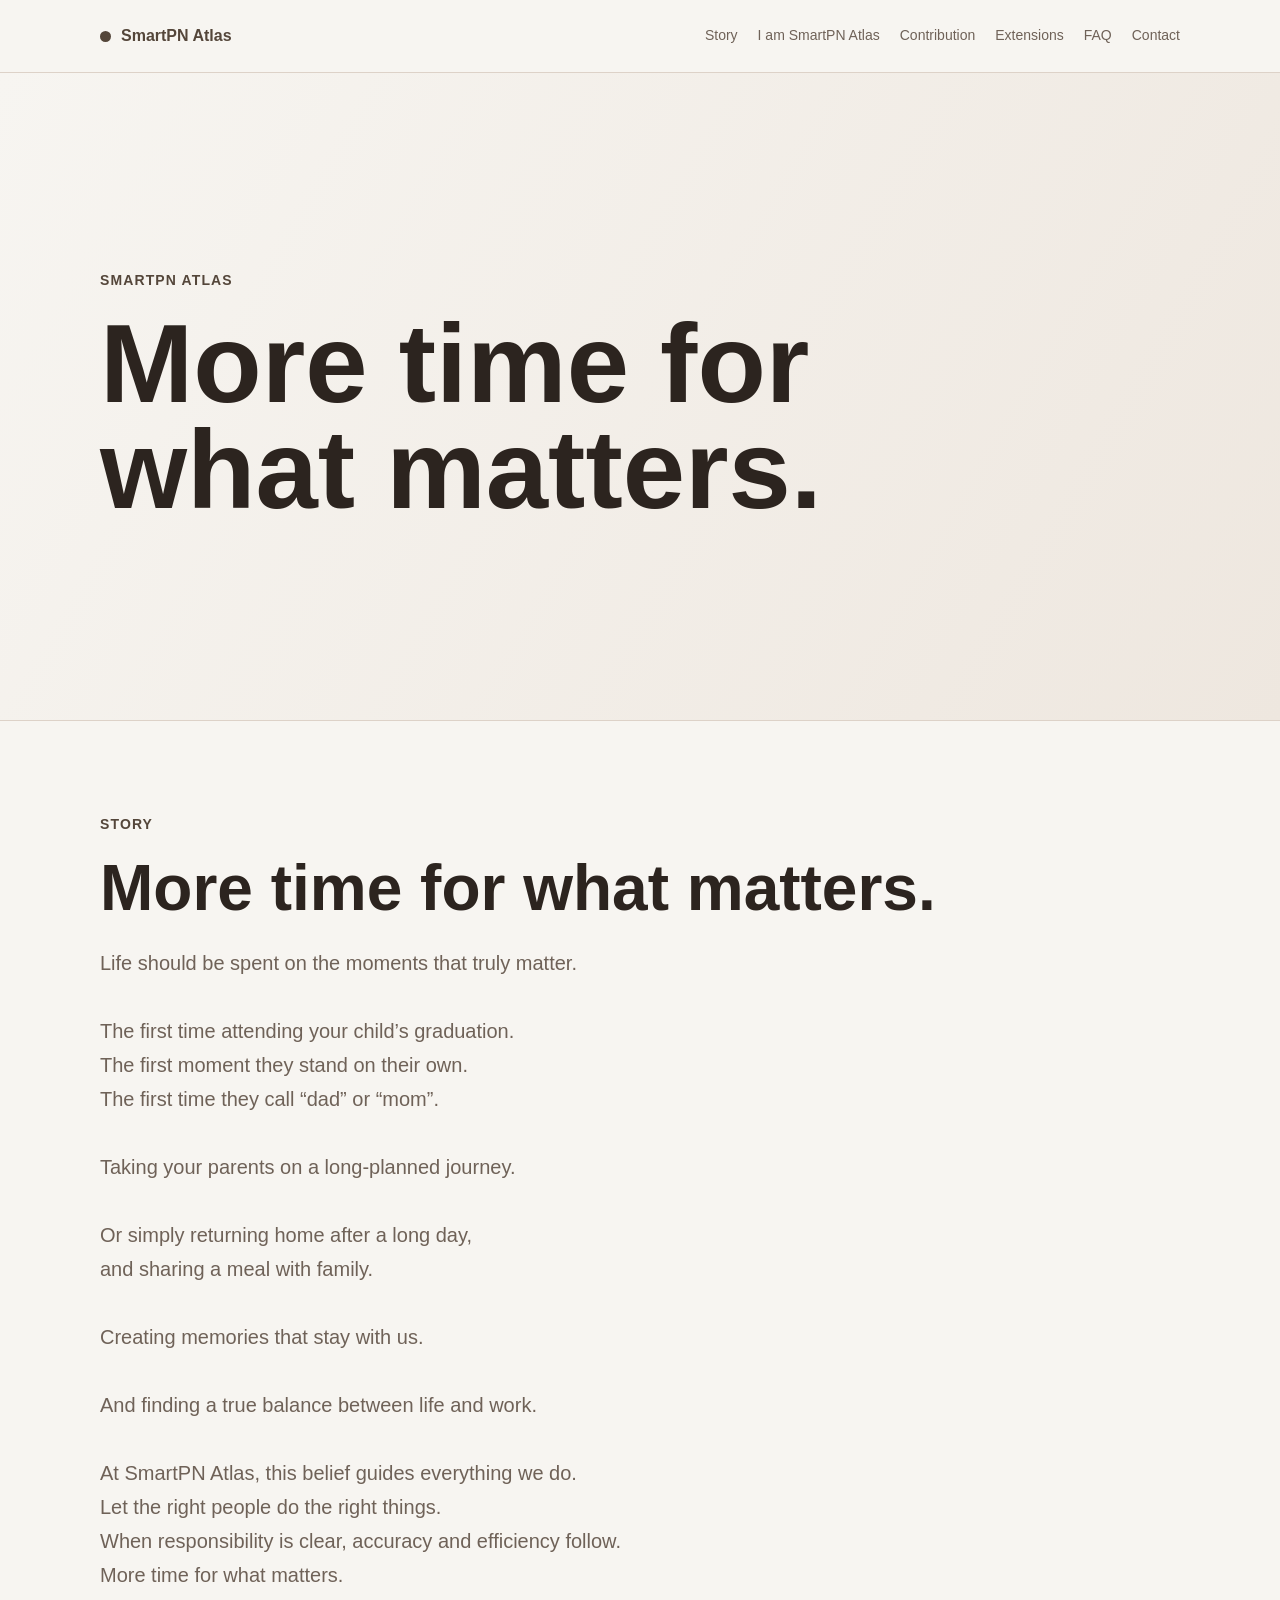
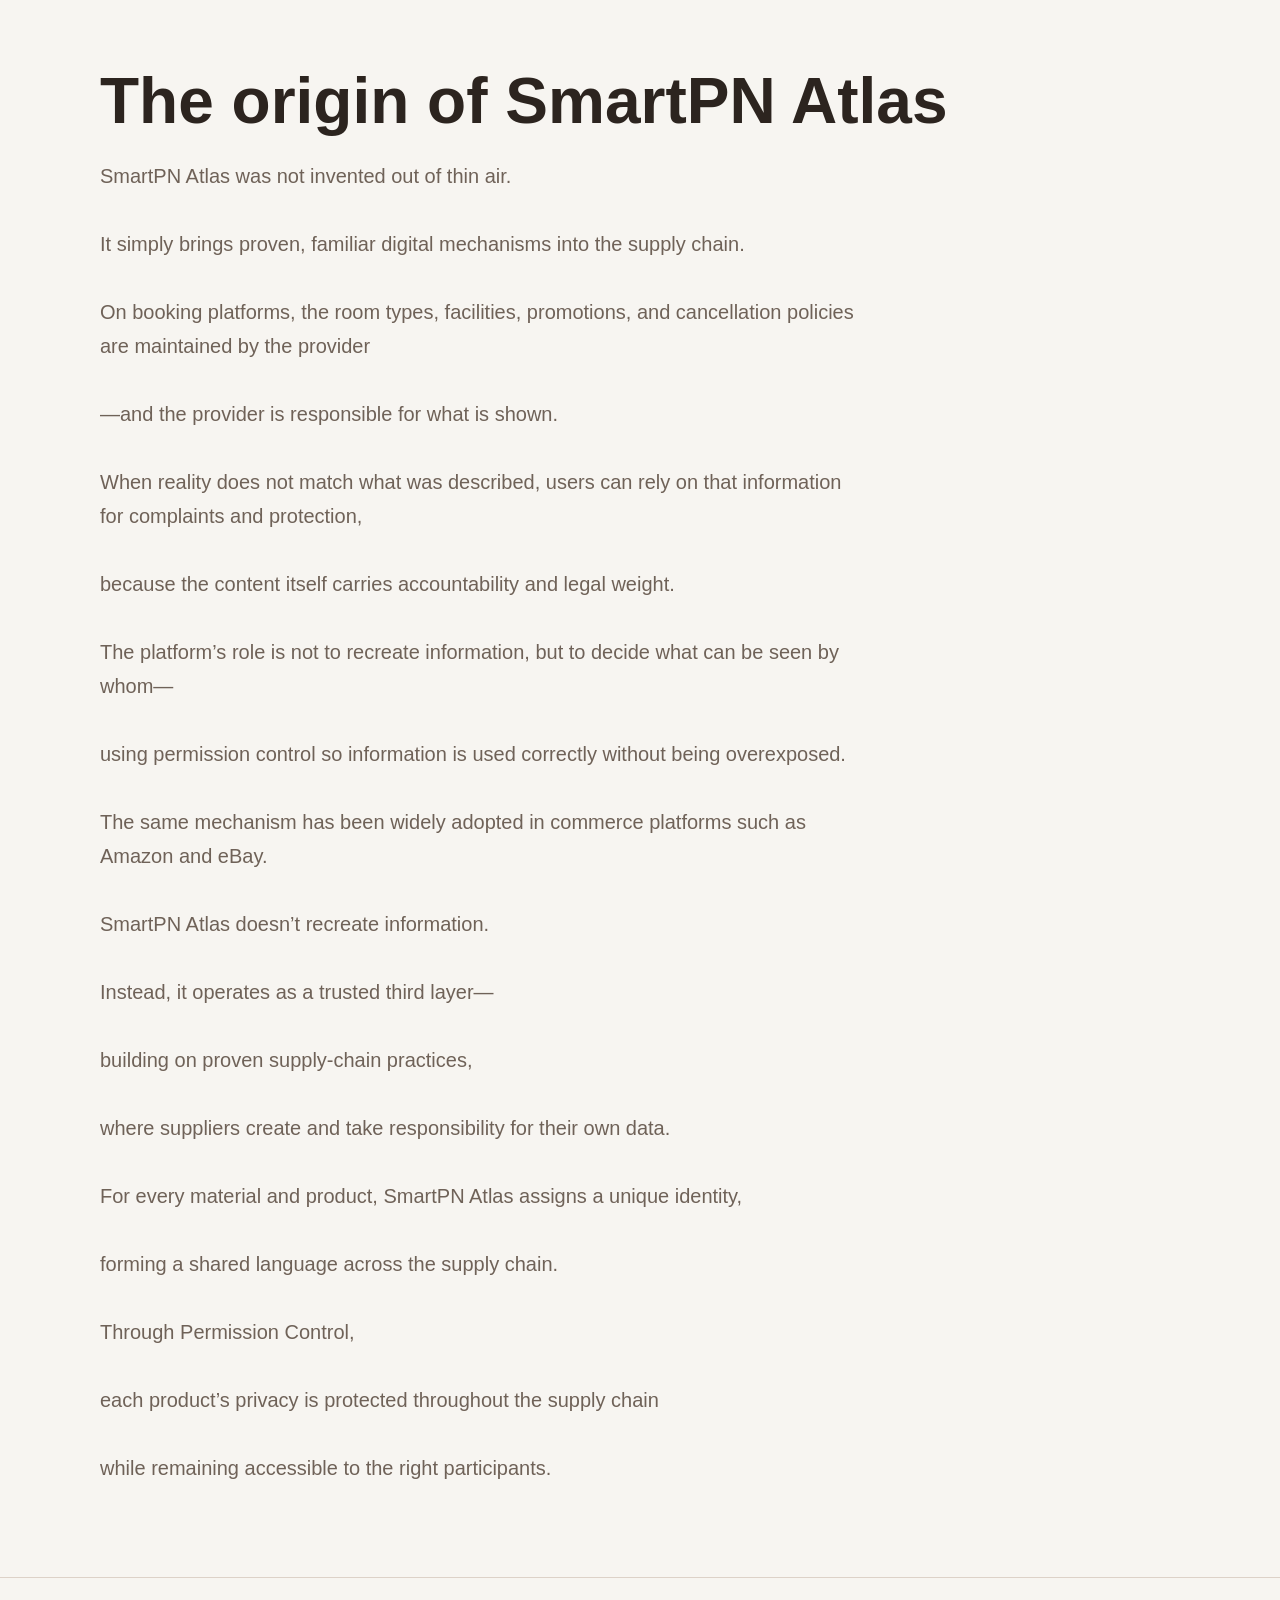
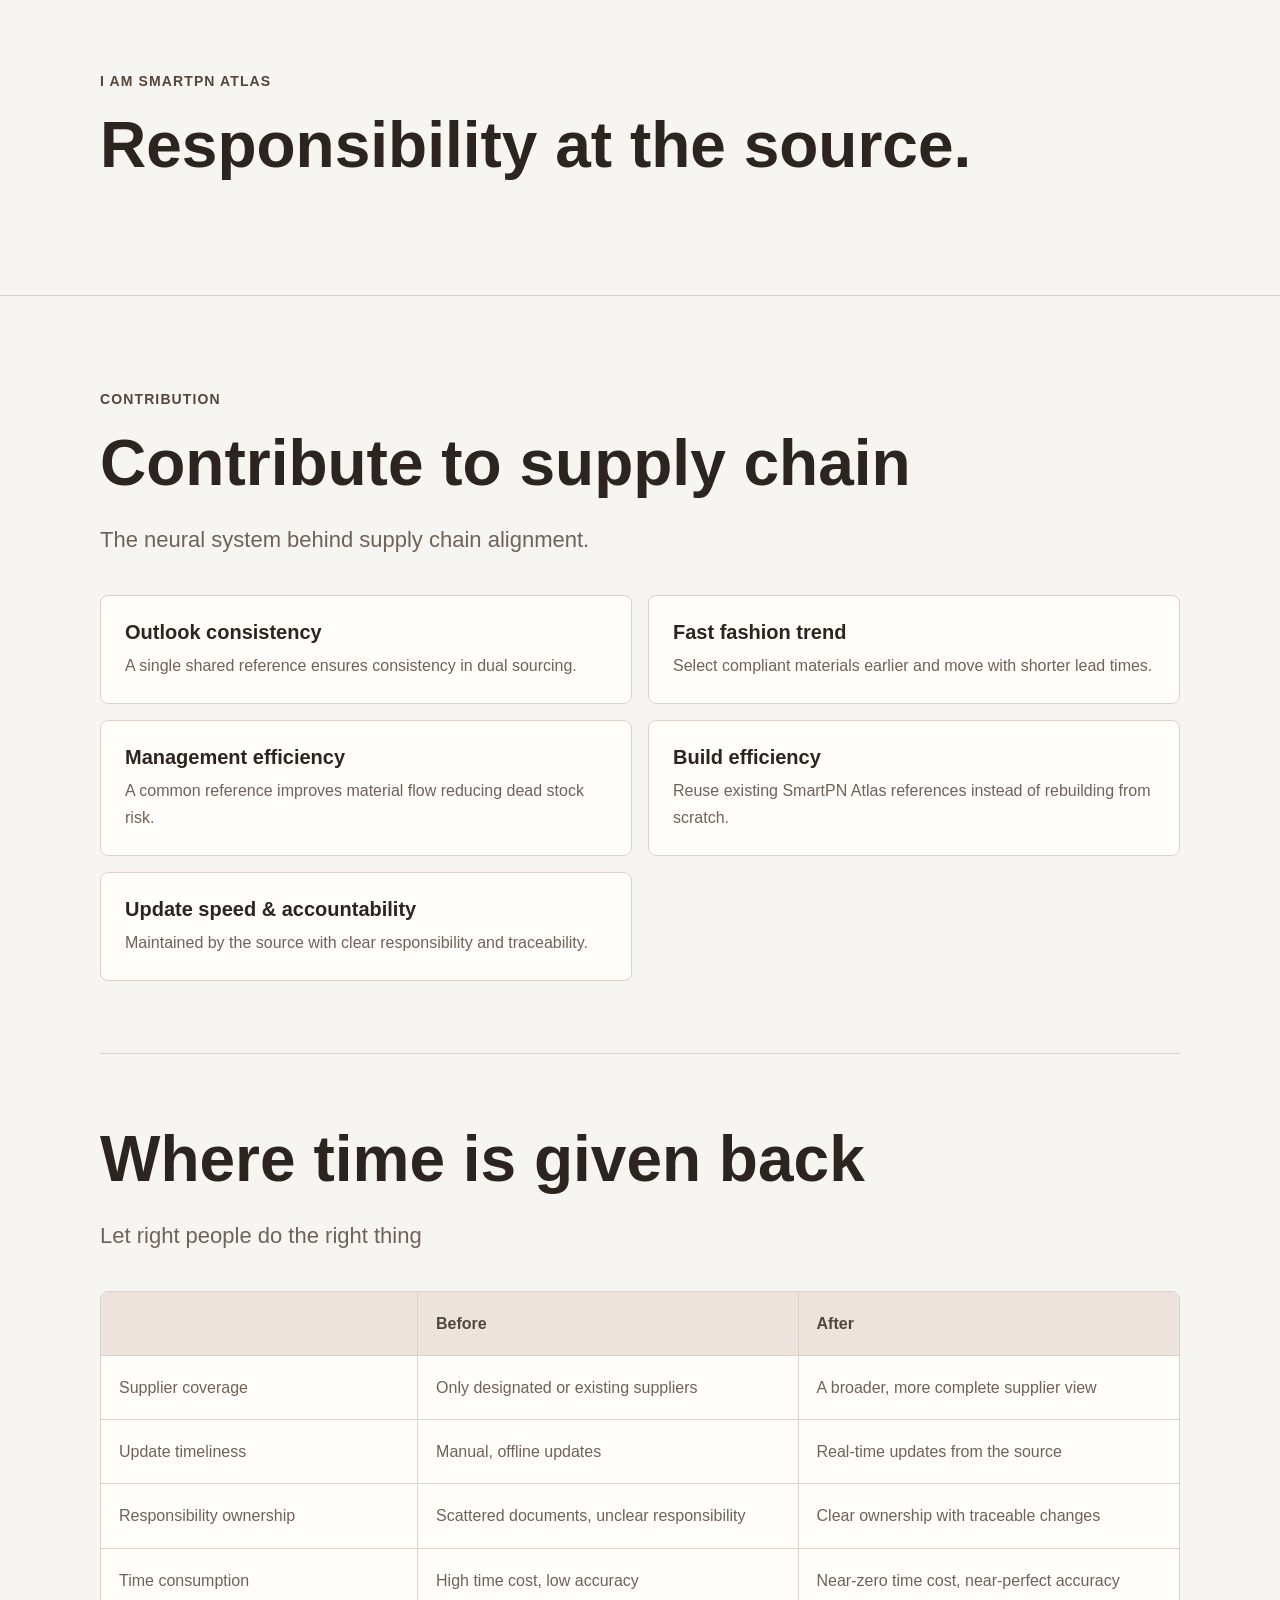
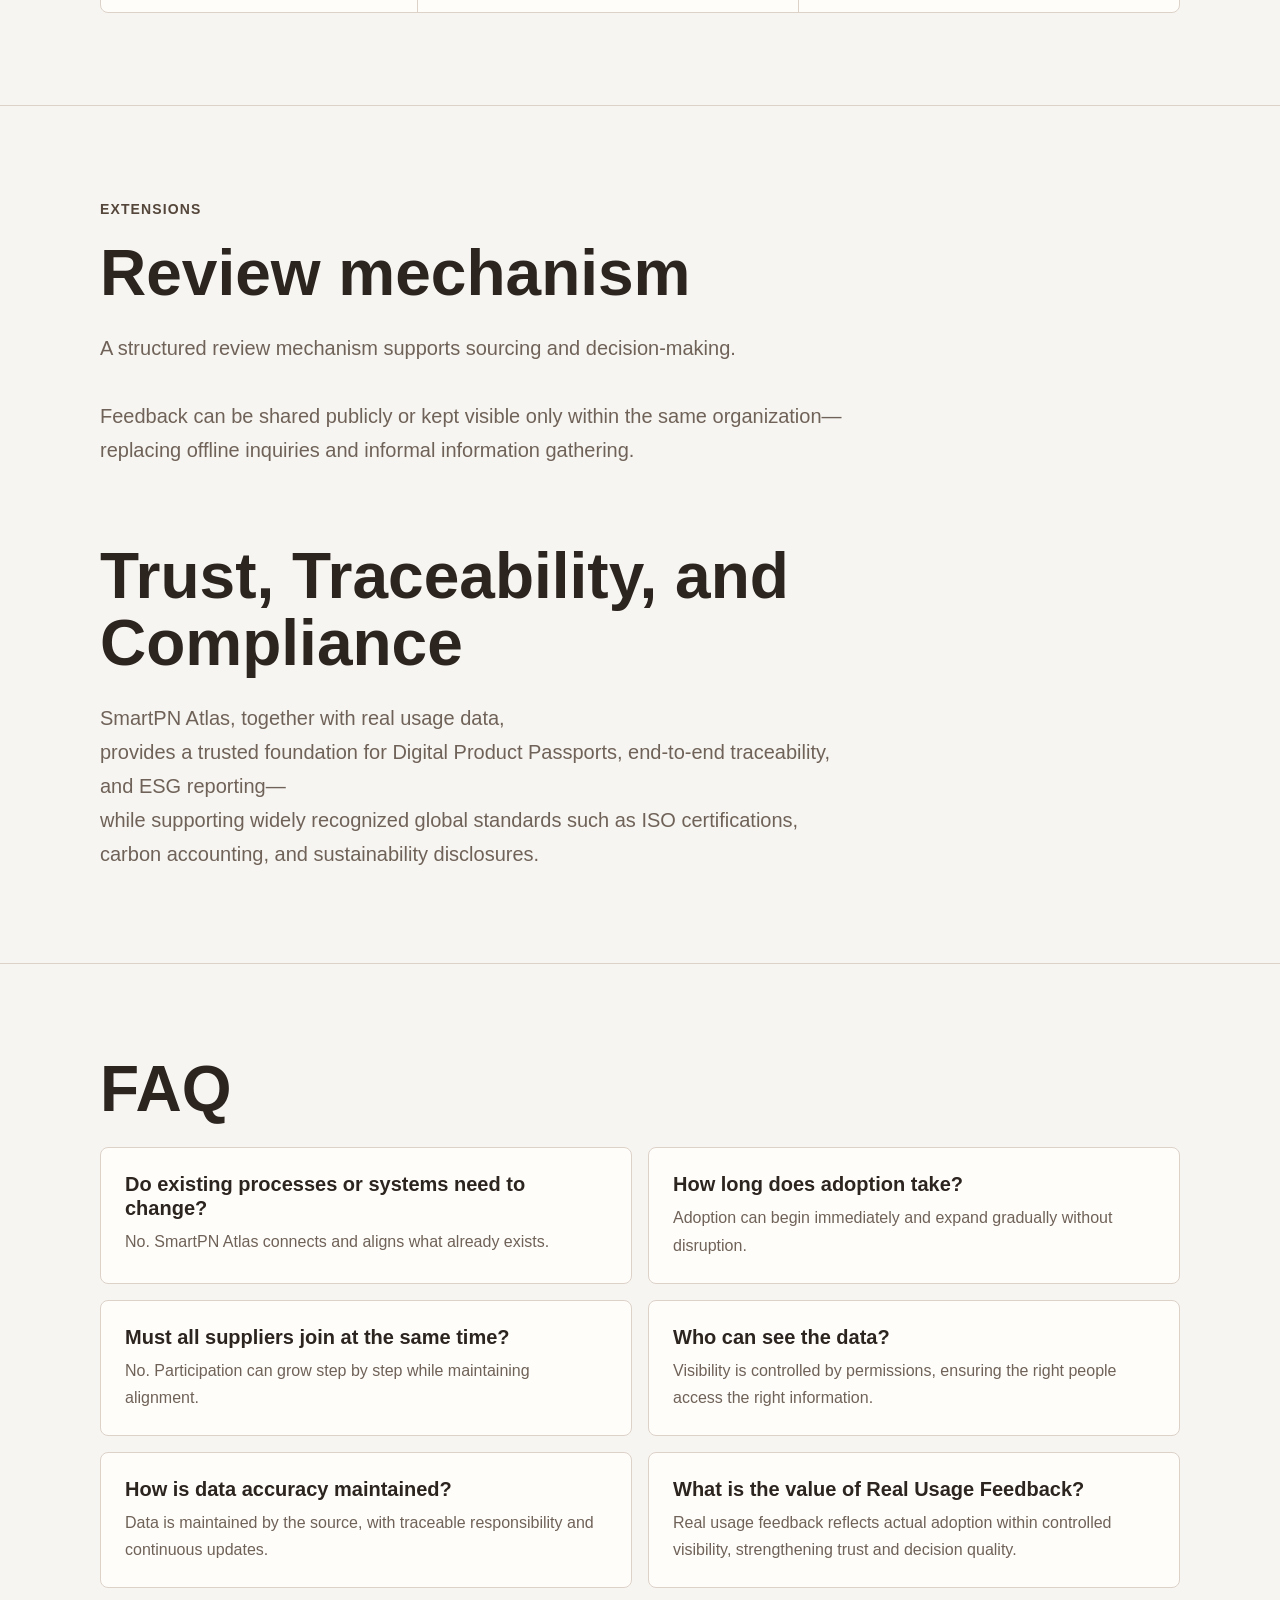
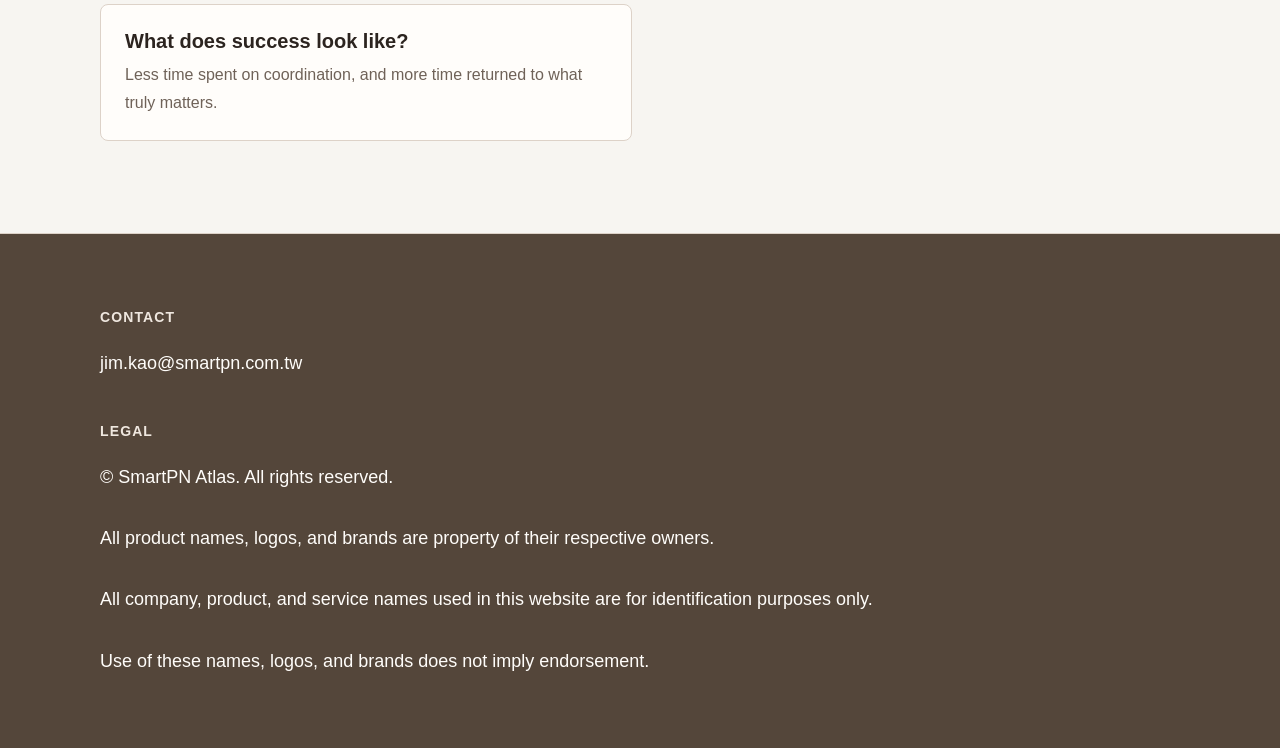
<file: index.html>
<!doctype html>
<html lang="en">
  <head>
    <meta charset="utf-8" />
    <meta name="viewport" content="width=device-width, initial-scale=1" />
    <title>SmartPN Atlas</title>
    <meta
      name="description"
      content="SmartPN Atlas creates a shared material language and responsibility-at-source layer for supply chain alignment."
    />
    <link rel="stylesheet" href="/assets/styles.css" />
  </head>
  <body>
    <header class="topbar">
      <div class="container topbar-inner">
        <a class="brand" href="#top" aria-label="SmartPN Atlas">
          <span class="dot" aria-hidden="true"></span>
          <span>SmartPN Atlas</span>
        </a>
        <nav class="menu" aria-label="Primary">
          <a href="#story">Story</a>
          <a href="#iam">I am SmartPN Atlas</a>
          <a href="#contribution">Contribution</a>
          <a href="#extensions">Extensions</a>
          <a href="#faq">FAQ</a>
          <a href="#contact">Contact</a>
        </nav>
      </div>
    </header>

    <main id="top">
      <section class="hero original-hero">
        <div class="container">
          <div class="kicker">SmartPN Atlas</div>
          <h1 class="hero-title">More time for what matters.</h1>
        </div>
      </section>

      <section class="chapter" id="story">
        <div class="container">
          <div class="chapter-label">Story</div>
          <article class="book-section">
            <h2 class="section-title">More time for what matters.</h2>
            <div class="section-body pre">Life should be spent on the moments that truly matter.

The first time attending your child’s graduation.
The first moment they stand on their own.
The first time they call “dad” or “mom”.

Taking your parents on a long-planned journey.

Or simply returning home after a long day,
and sharing a meal with family.

Creating memories that stay with us.

And finding a true balance between life and work.

At SmartPN Atlas, this belief guides everything we do.
Let the right people do the right things.
When responsibility is clear, accuracy and efficiency follow.
More time for what matters.</div>
          </article>
          <article class="book-section">
            <h2 class="section-title">The origin of SmartPN Atlas</h2>
            <div class="section-body pre">SmartPN Atlas was not invented out of thin air.

It simply brings proven, familiar digital mechanisms into the supply chain.

On booking platforms, the room types, facilities, promotions, and cancellation policies are maintained by the provider

—and the provider is responsible for what is shown.

When reality does not match what was described, users can rely on that information for complaints and protection,

because the content itself carries accountability and legal weight.

The platform’s role is not to recreate information, but to decide what can be seen by whom—

using permission control so information is used correctly without being overexposed.

The same mechanism has been widely adopted in commerce platforms such as Amazon and eBay.

SmartPN Atlas doesn’t recreate information.

Instead, it operates as a trusted third layer—

building on proven supply-chain practices,

where suppliers create and take responsibility for their own data.

For every material and product, SmartPN Atlas assigns a unique identity,

forming a shared language across the supply chain.

Through Permission Control,

each product’s privacy is protected throughout the supply chain

while remaining accessible to the right participants.</div>
          </article>
        </div>
      </section>

      <section class="chapter" id="iam">
        <div class="container">
          <div class="chapter-label">I AM SmartPN Atlas</div>
          <h2 class="section-title">Responsibility at the source.</h2>
        </div>
      </section>

      <section class="chapter" id="contribution">
        <div class="container">
          <div class="chapter-label">Contribution</div>
          <h2 class="section-title">Contribute to supply chain</h2>
          <p class="section-sub">The neural system behind supply chain alignment.</p>
          <div class="list">
            <div class="list-item"><p class="list-title">Outlook consistency</p><p class="list-body">A single shared reference ensures consistency in dual sourcing.</p></div>
            <div class="list-item"><p class="list-title">Fast fashion trend</p><p class="list-body">Select compliant materials earlier and move with shorter lead times.</p></div>
            <div class="list-item"><p class="list-title">Management efficiency</p><p class="list-body">A common reference improves material flow reducing dead stock risk.</p></div>
            <div class="list-item"><p class="list-title">Build efficiency</p><p class="list-body">Reuse existing SmartPN Atlas references instead of rebuilding from scratch.</p></div>
            <div class="list-item"><p class="list-title">Update speed & accountability</p><p class="list-body">Maintained by the source with clear responsibility and traceability.</p></div>
          </div>
          <div class="divider"></div>
          <h2 class="section-title">Where time is given back</h2>
          <p class="section-sub">Let right people do the right thing</p>
          <div class="table">
            <div class="row"><div class="cell head"></div><div class="cell head">Before</div><div class="cell head">After</div></div>
            <div class="row"><div class="cell">Supplier coverage</div><div class="cell">Only designated or existing suppliers</div><div class="cell">A broader, more complete supplier view</div></div>
            <div class="row"><div class="cell">Update timeliness</div><div class="cell">Manual, offline updates</div><div class="cell">Real-time updates from the source</div></div>
            <div class="row"><div class="cell">Responsibility ownership</div><div class="cell">Scattered documents, unclear responsibility</div><div class="cell">Clear ownership with traceable changes</div></div>
            <div class="row"><div class="cell">Time consumption</div><div class="cell">High time cost, low accuracy</div><div class="cell">Near-zero time cost, near-perfect accuracy</div></div>
          </div>
        </div>
      </section>

      <section class="chapter" id="extensions">
        <div class="container">
          <div class="chapter-label">Extensions</div>
          <article class="book-section">
            <h2 class="section-title">Review mechanism</h2>
            <div class="section-body pre">A structured review mechanism supports sourcing and decision-making.

Feedback can be shared publicly or kept visible only within the same organization—
replacing offline inquiries and informal information gathering.</div>
          </article>
          <article class="book-section">
            <h2 class="section-title">Trust, Traceability, and Compliance</h2>
            <div class="section-body pre">SmartPN Atlas, together with real usage data,
provides a trusted foundation for Digital Product Passports, end-to-end traceability, and ESG reporting—
while supporting widely recognized global standards such as ISO certifications, carbon accounting, and sustainability disclosures.</div>
          </article>
        </div>
      </section>

      <section class="chapter" id="faq">
        <div class="container">
          <h2 class="section-title">FAQ</h2>
          <div class="faq">
            <div class="faq-item"><p class="faq-q">Do existing processes or systems need to change?</p><p class="faq-a">No. SmartPN Atlas connects and aligns what already exists.</p></div>
            <div class="faq-item"><p class="faq-q">How long does adoption take?</p><p class="faq-a">Adoption can begin immediately and expand gradually without disruption.</p></div>
            <div class="faq-item"><p class="faq-q">Must all suppliers join at the same time?</p><p class="faq-a">No. Participation can grow step by step while maintaining alignment.</p></div>
            <div class="faq-item"><p class="faq-q">Who can see the data?</p><p class="faq-a">Visibility is controlled by permissions, ensuring the right people access the right information.</p></div>
            <div class="faq-item"><p class="faq-q">How is data accuracy maintained?</p><p class="faq-a">Data is maintained by the source, with traceable responsibility and continuous updates.</p></div>
            <div class="faq-item"><p class="faq-q">What is the value of Real Usage Feedback?</p><p class="faq-a">Real usage feedback reflects actual adoption within controlled visibility, strengthening trust and decision quality.</p></div>
            <div class="faq-item"><p class="faq-q">What does success look like?</p><p class="faq-a">Less time spent on coordination, and more time returned to what truly matters.</p></div>
          </div>
        </div>
      </section>

      <footer class="footer" id="contact">
        <div class="container footer-stack">
          <div class="footer-block"><div class="footer-kicker">Contact</div><div class="footer-text">jim.kao@smartpn.com.tw</div></div>
          <div class="footer-block"><div class="footer-kicker">Legal</div><div class="footer-text pre">© SmartPN Atlas. All rights reserved.

All product names, logos, and brands are property of their respective owners.

All company, product, and service names used in this website are for identification purposes only.

Use of these names, logos, and brands does not imply endorsement.</div></div>
        </div>
      </footer>
    </main>
  </body>
</html>
</file>
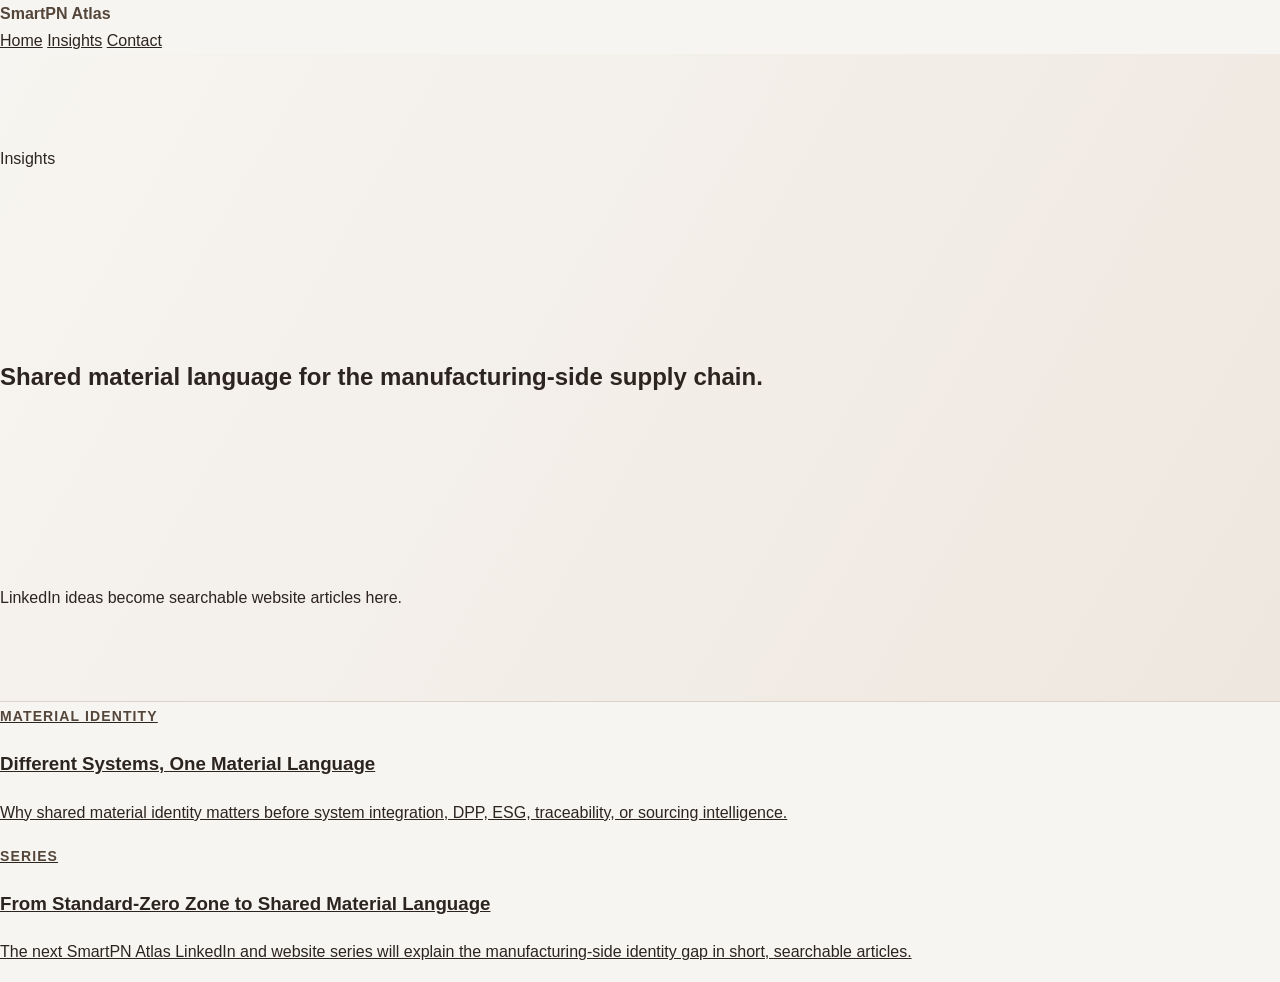
<file: insights/index.html>
<!doctype html>
<html lang="en">
  <head>
    <meta charset="utf-8" />
    <meta name="viewport" content="width=device-width, initial-scale=1" />
    <title>Insights | SmartPN Atlas</title>
    <meta name="description" content="SmartPN Atlas insights on material identity, supplier source data, and manufacturing-side supply chain alignment." />
    <link rel="stylesheet" href="/assets/styles.css" />
  </head>
  <body>
    <header class="site-header">
      <nav class="nav">
        <a class="brand" href="/">SmartPN Atlas</a>
        <div class="nav-links">
          <a href="/">Home</a>
          <a href="/insights/">Insights</a>
          <a href="/#contact">Contact</a>
        </div>
      </nav>
    </header>
    <main>
      <section class="hero">
        <p class="eyebrow">Insights</p>
        <h1>Shared material language for the manufacturing-side supply chain.</h1>
        <p class="lead">LinkedIn ideas become searchable website articles here.</p>
      </section>
      <section class="section">
        <div class="article-grid">
          <a class="article-card compact" href="/insights/different-systems-one-material-language/">
            <span class="kicker">Material identity</span>
            <h3>Different Systems, One Material Language</h3>
            <p>Why shared material identity matters before system integration, DPP, ESG, traceability, or sourcing intelligence.</p>
          </a>
          <a class="article-card compact" href="/insights/standard-zero-zone-to-shared-material-language/">
            <span class="kicker">Series</span>
            <h3>From Standard-Zero Zone to Shared Material Language</h3>
            <p>The next SmartPN Atlas LinkedIn and website series will explain the manufacturing-side identity gap in short, searchable articles.</p>
          </a>
        </div>
      </section>
    </main>
  </body>
</html>
</file>
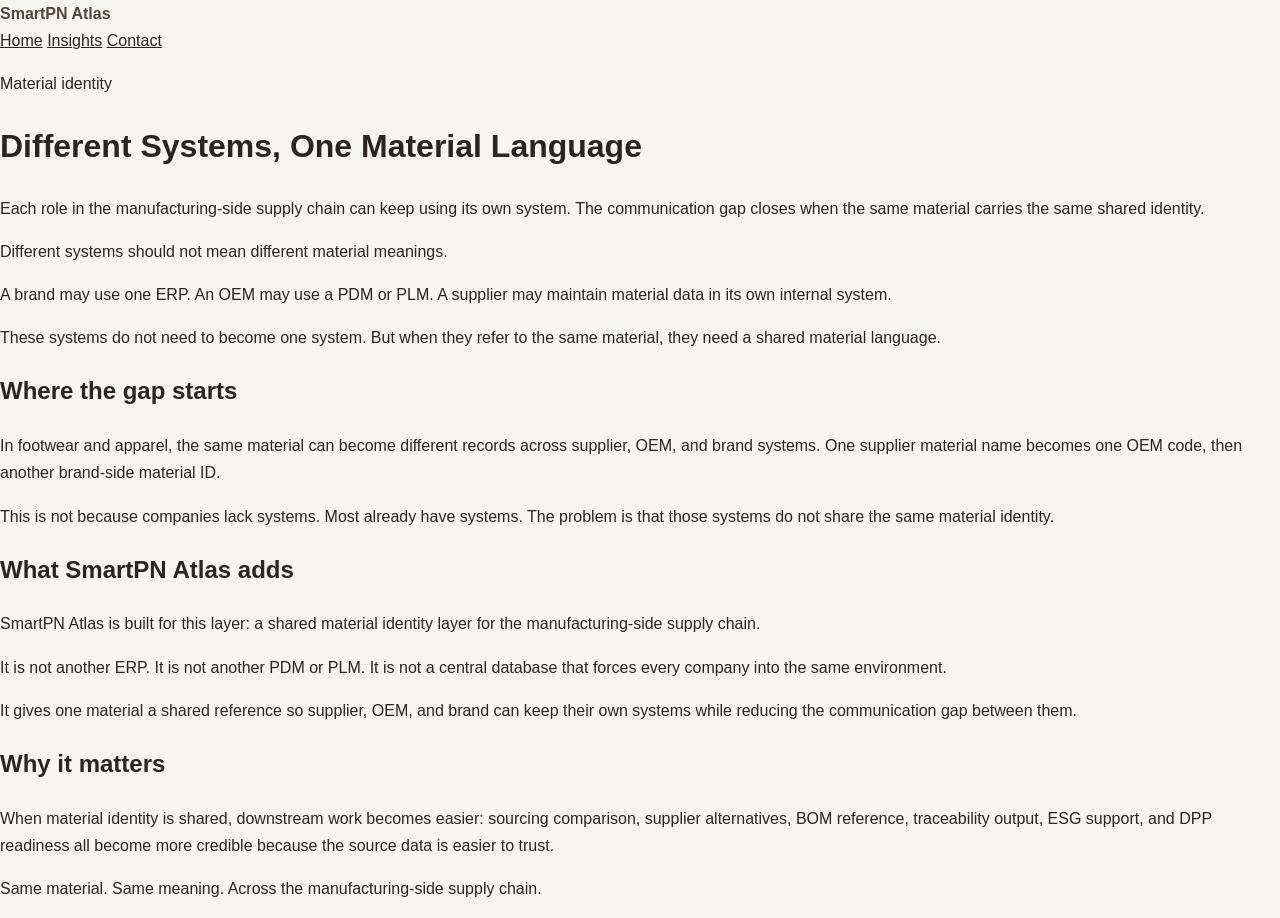
<file: insights/different-systems-one-material-language/index.html>
<!doctype html>
<html lang="en">
  <head>
    <meta charset="utf-8" />
    <meta name="viewport" content="width=device-width, initial-scale=1" />
    <title>Different Systems, One Material Language | SmartPN Atlas</title>
    <meta
      name="description"
      content="Each role in the manufacturing-side supply chain can keep its own system. The gap closes when the same material carries the same shared identity."
    />
    <link rel="stylesheet" href="/assets/styles.css" />
  </head>
  <body>
    <header class="site-header">
      <nav class="nav">
        <a class="brand" href="/">SmartPN Atlas</a>
        <div class="nav-links">
          <a href="/">Home</a>
          <a href="/insights/">Insights</a>
          <a href="/#contact">Contact</a>
        </div>
      </nav>
    </header>

    <main class="article">
      <p class="eyebrow">Material identity</p>
      <h1>Different Systems, One Material Language</h1>
      <p class="lead">
        Each role in the manufacturing-side supply chain can keep using its own
        system. The communication gap closes when the same material carries the
        same shared identity.
      </p>

      <div class="article-body">
        <p class="quote">
          Different systems should not mean different material meanings.
        </p>

        <p>
          A brand may use one ERP. An OEM may use a PDM or PLM. A supplier may
          maintain material data in its own internal system.
        </p>

        <p>
          These systems do not need to become one system. But when they refer to
          the same material, they need a shared material language.
        </p>

        <h2>Where the gap starts</h2>
        <p>
          In footwear and apparel, the same material can become different
          records across supplier, OEM, and brand systems. One supplier material
          name becomes one OEM code, then another brand-side material ID.
        </p>

        <p>
          This is not because companies lack systems. Most already have systems.
          The problem is that those systems do not share the same material
          identity.
        </p>

        <h2>What SmartPN Atlas adds</h2>
        <p>
          SmartPN Atlas is built for this layer: a shared material identity layer
          for the manufacturing-side supply chain.
        </p>

        <p>
          It is not another ERP. It is not another PDM or PLM. It is not a
          central database that forces every company into the same environment.
        </p>

        <p>
          It gives one material a shared reference so supplier, OEM, and brand
          can keep their own systems while reducing the communication gap between
          them.
        </p>

        <h2>Why it matters</h2>
        <p>
          When material identity is shared, downstream work becomes easier:
          sourcing comparison, supplier alternatives, BOM reference, traceability
          output, ESG support, and DPP readiness all become more credible because
          the source data is easier to trust.
        </p>

        <p>
          Same material. Same meaning. Across the manufacturing-side supply
          chain.
        </p>
      </div>
    </main>
  </body>
</html>
</file>
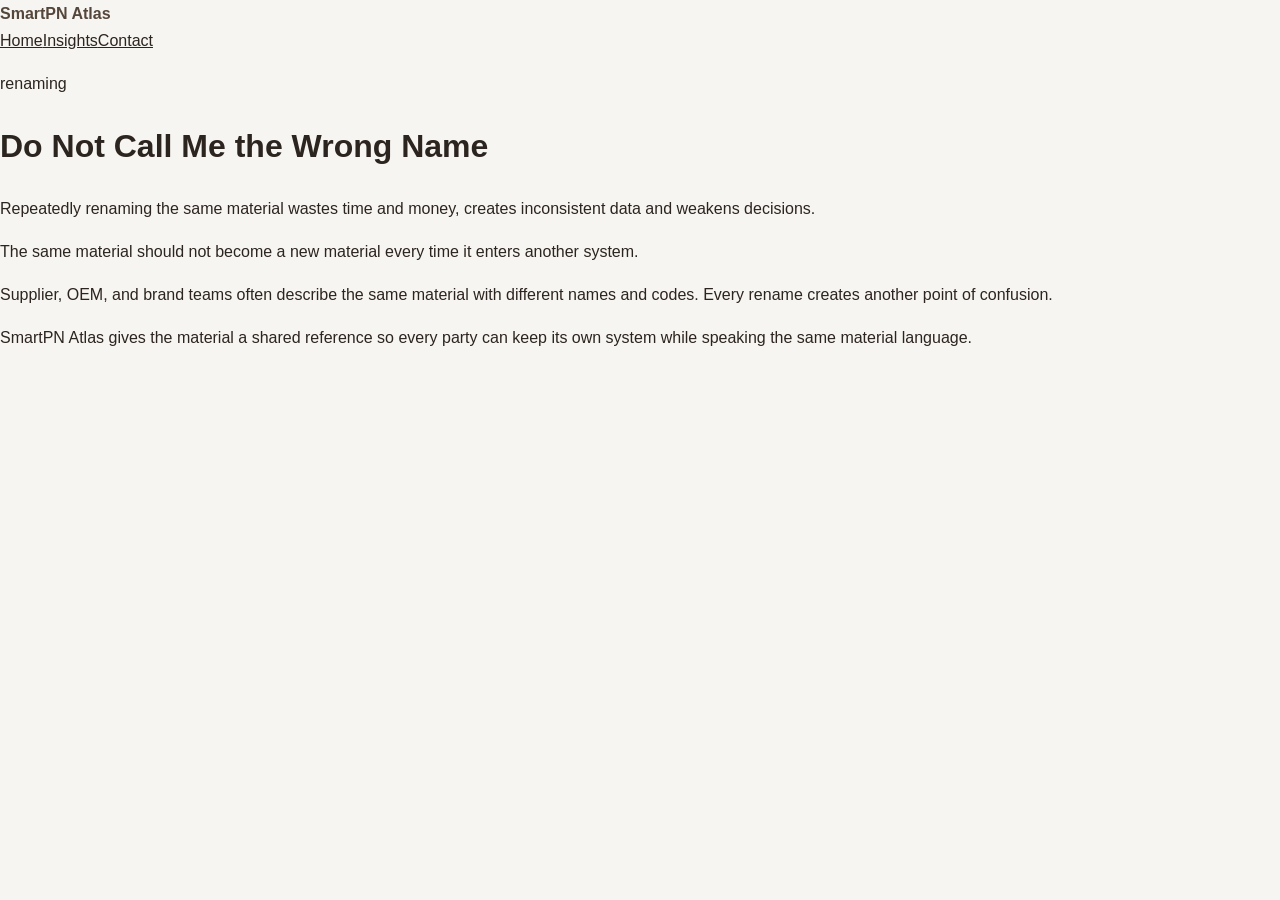
<file: insights/do-not-call-me-the-wrong-name/index.html>
<!doctype html>
<html lang="en">
  <head>
    <meta charset="utf-8" />
    <meta name="viewport" content="width=device-width, initial-scale=1" />
    <title>Do Not Call Me the Wrong Name | SmartPN Atlas</title>
    <meta name="description" content="Repeatedly renaming the same material wastes time and money, creates inconsistent data and weakens decisions." />
    <link rel="stylesheet" href="/assets/styles.css" />
  </head>
  <body>
    <header class="site-header"><nav class="nav"><a class="brand" href="/">SmartPN Atlas</a><div class="nav-links"><a href="/">Home</a><a href="/insights/">Insights</a><a href="/#contact">Contact</a></div></nav></header>
    <main class="article">
      <p class="eyebrow">renaming</p>
      <h1>Do Not Call Me the Wrong Name</h1>
      <p class="lead">Repeatedly renaming the same material wastes time and money, creates inconsistent data and weakens decisions.</p>
      <div class="article-body">
        <p class="quote">The same material should not become a new material every time it enters another system.</p>
        <p>Supplier, OEM, and brand teams often describe the same material with different names and codes. Every rename creates another point of confusion.</p>
        <p>SmartPN Atlas gives the material a shared reference so every party can keep its own system while speaking the same material language.</p>
      </div>
    </main>
  </body>
</html>
</file>
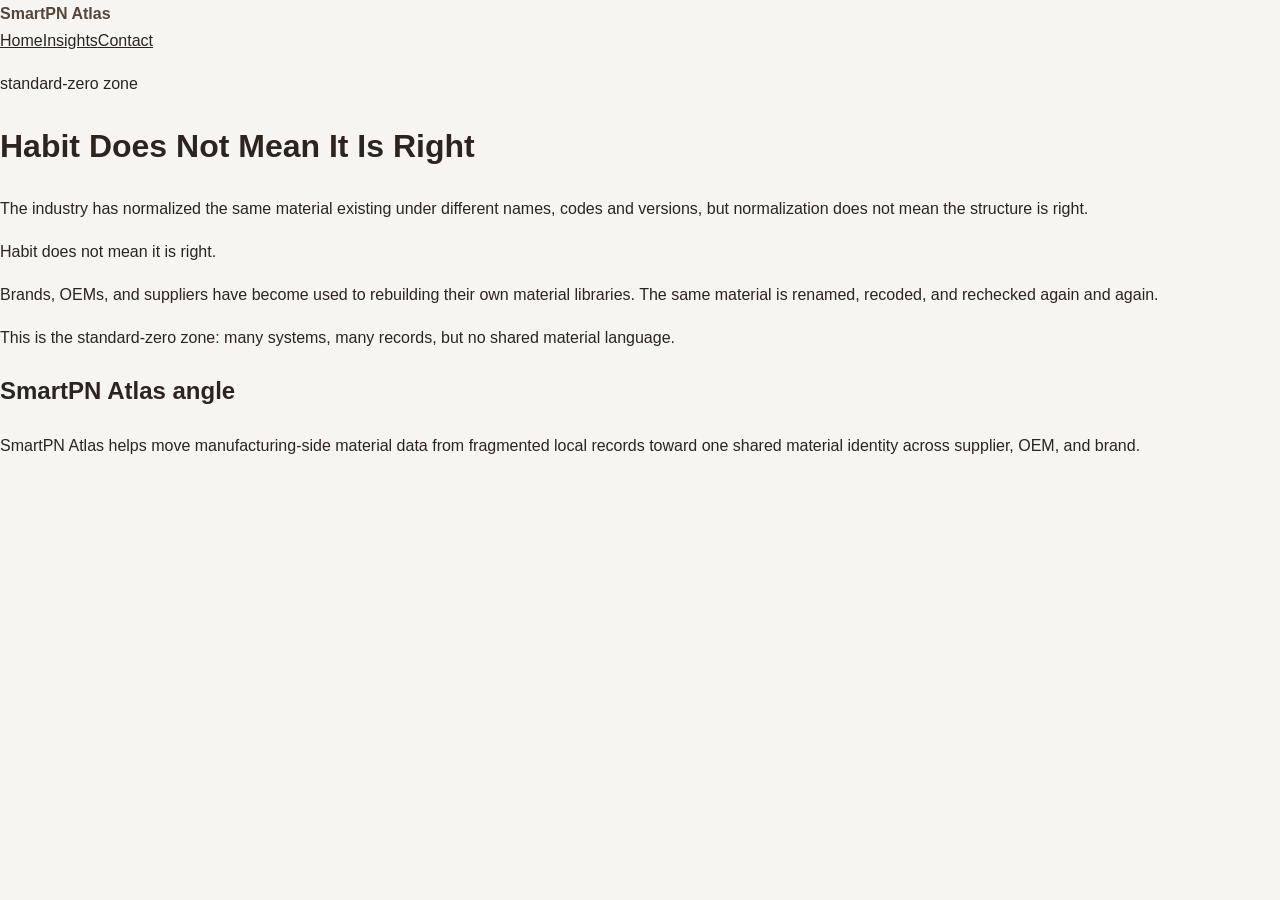
<file: insights/habit-does-not-mean-it-is-right/index.html>
<!doctype html>
<html lang="en">
  <head>
    <meta charset="utf-8" />
    <meta name="viewport" content="width=device-width, initial-scale=1" />
    <title>Habit Does Not Mean It Is Right | SmartPN Atlas</title>
    <meta name="description" content="The industry has normalized the same material existing under different names, codes and versions, but normalization does not mean the structure is right." />
    <link rel="stylesheet" href="/assets/styles.css" />
  </head>
  <body>
    <header class="site-header"><nav class="nav"><a class="brand" href="/">SmartPN Atlas</a><div class="nav-links"><a href="/">Home</a><a href="/insights/">Insights</a><a href="/#contact">Contact</a></div></nav></header>
    <main class="article">
      <p class="eyebrow">standard-zero zone</p>
      <h1>Habit Does Not Mean It Is Right</h1>
      <p class="lead">The industry has normalized the same material existing under different names, codes and versions, but normalization does not mean the structure is right.</p>
      <div class="article-body">
        <p class="quote">Habit does not mean it is right.</p>
        <p>Brands, OEMs, and suppliers have become used to rebuilding their own material libraries. The same material is renamed, recoded, and rechecked again and again.</p>
        <p>This is the standard-zero zone: many systems, many records, but no shared material language.</p>
        <h2>SmartPN Atlas angle</h2>
        <p>SmartPN Atlas helps move manufacturing-side material data from fragmented local records toward one shared material identity across supplier, OEM, and brand.</p>
      </div>
    </main>
  </body>
</html>
</file>
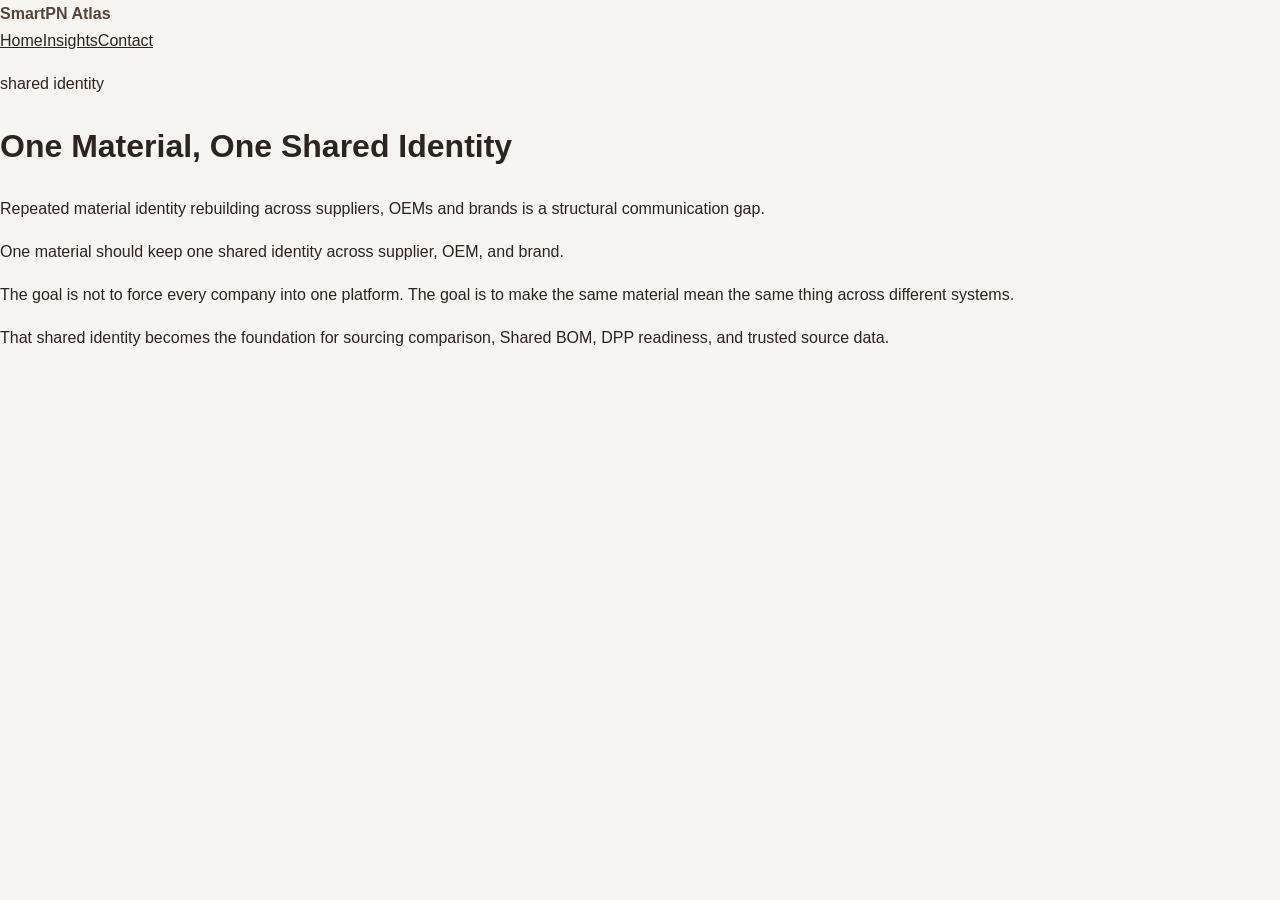
<file: insights/one-material-one-shared-identity/index.html>
<!doctype html>
<html lang="en">
  <head>
    <meta charset="utf-8" />
    <meta name="viewport" content="width=device-width, initial-scale=1" />
    <title>One Material, One Shared Identity | SmartPN Atlas</title>
    <meta name="description" content="Repeated material identity rebuilding across suppliers, OEMs and brands is a structural communication gap." />
    <link rel="stylesheet" href="/assets/styles.css" />
  </head>
  <body>
    <header class="site-header"><nav class="nav"><a class="brand" href="/">SmartPN Atlas</a><div class="nav-links"><a href="/">Home</a><a href="/insights/">Insights</a><a href="/#contact">Contact</a></div></nav></header>
    <main class="article">
      <p class="eyebrow">shared identity</p>
      <h1>One Material, One Shared Identity</h1>
      <p class="lead">Repeated material identity rebuilding across suppliers, OEMs and brands is a structural communication gap.</p>
      <div class="article-body">
        <p class="quote">One material should keep one shared identity across supplier, OEM, and brand.</p>
        <p>The goal is not to force every company into one platform. The goal is to make the same material mean the same thing across different systems.</p>
        <p>That shared identity becomes the foundation for sourcing comparison, Shared BOM, DPP readiness, and trusted source data.</p>
      </div>
    </main>
  </body>
</html>
</file>
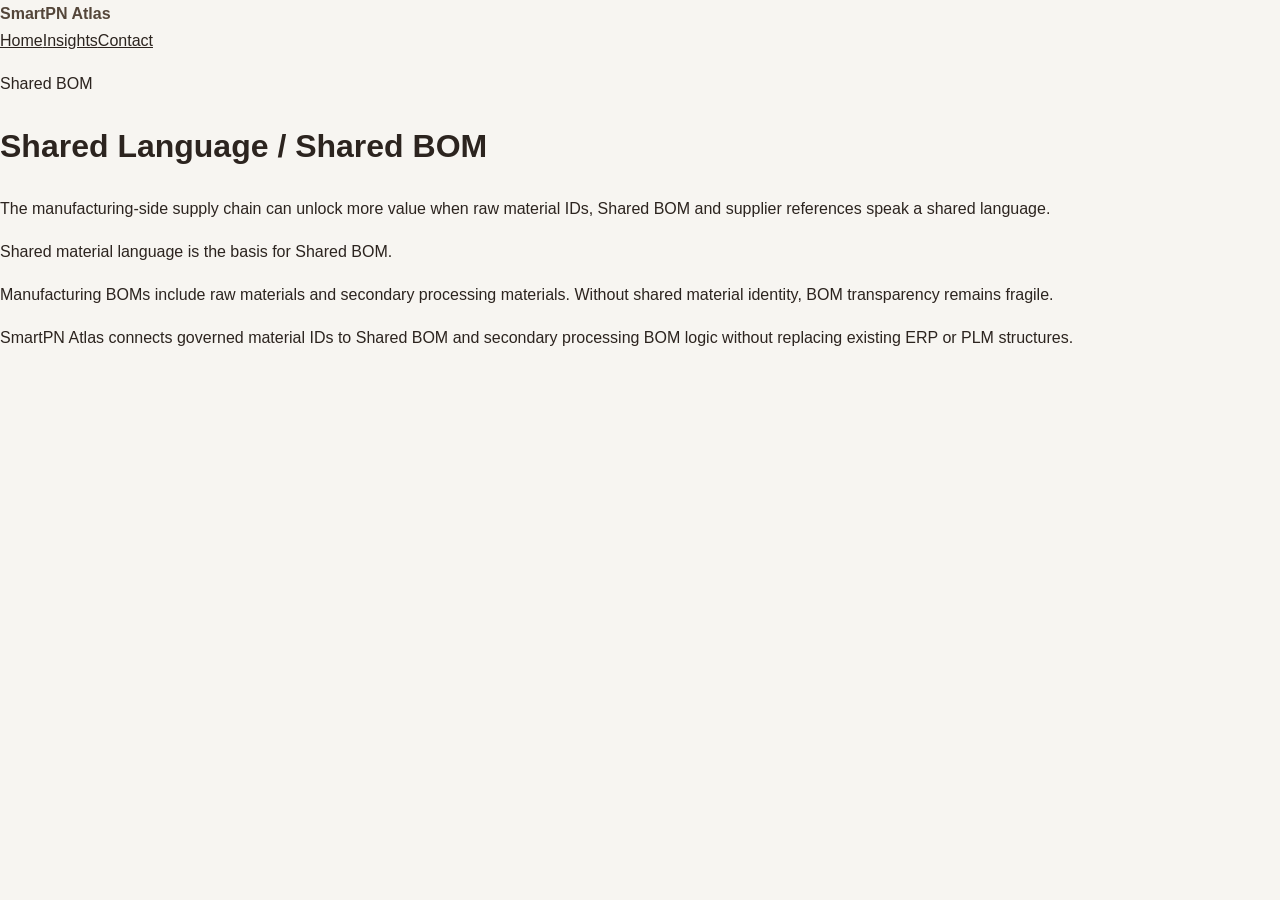
<file: insights/shared-language-shared-bom/index.html>
<!doctype html>
<html lang="en">
  <head>
    <meta charset="utf-8" />
    <meta name="viewport" content="width=device-width, initial-scale=1" />
    <title>Shared Language / Shared BOM | SmartPN Atlas</title>
    <meta name="description" content="The manufacturing-side supply chain can unlock more value when raw material IDs, Shared BOM and supplier references speak a shared language." />
    <link rel="stylesheet" href="/assets/styles.css" />
  </head>
  <body>
    <header class="site-header"><nav class="nav"><a class="brand" href="/">SmartPN Atlas</a><div class="nav-links"><a href="/">Home</a><a href="/insights/">Insights</a><a href="/#contact">Contact</a></div></nav></header>
    <main class="article">
      <p class="eyebrow">Shared BOM</p>
      <h1>Shared Language / Shared BOM</h1>
      <p class="lead">The manufacturing-side supply chain can unlock more value when raw material IDs, Shared BOM and supplier references speak a shared language.</p>
      <div class="article-body">
        <p class="quote">Shared material language is the basis for Shared BOM.</p>
        <p>Manufacturing BOMs include raw materials and secondary processing materials. Without shared material identity, BOM transparency remains fragile.</p>
        <p>SmartPN Atlas connects governed material IDs to Shared BOM and secondary processing BOM logic without replacing existing ERP or PLM structures.</p>
      </div>
    </main>
  </body>
</html>
</file>
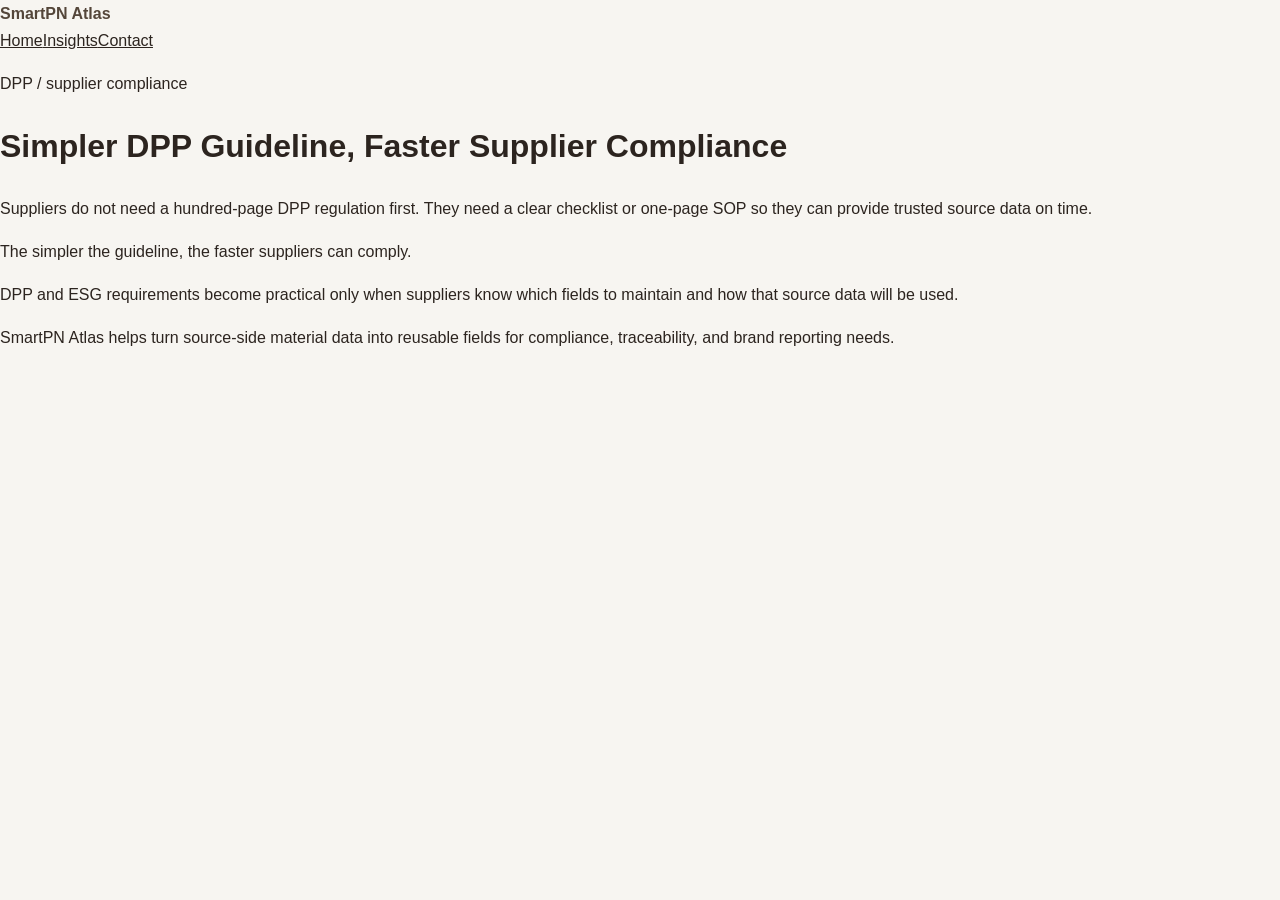
<file: insights/simpler-dpp-guideline-faster-supplier-compliance/index.html>
<!doctype html>
<html lang="en">
  <head>
    <meta charset="utf-8" />
    <meta name="viewport" content="width=device-width, initial-scale=1" />
    <title>Simpler DPP Guideline, Faster Supplier Compliance | SmartPN Atlas</title>
    <meta name="description" content="Suppliers do not need a hundred-page DPP regulation first. They need a clear checklist or one-page SOP so they can provide trusted source data on time." />
    <link rel="stylesheet" href="/assets/styles.css" />
  </head>
  <body>
    <header class="site-header"><nav class="nav"><a class="brand" href="/">SmartPN Atlas</a><div class="nav-links"><a href="/">Home</a><a href="/insights/">Insights</a><a href="/#contact">Contact</a></div></nav></header>
    <main class="article">
      <p class="eyebrow">DPP / supplier compliance</p>
      <h1>Simpler DPP Guideline, Faster Supplier Compliance</h1>
      <p class="lead">Suppliers do not need a hundred-page DPP regulation first. They need a clear checklist or one-page SOP so they can provide trusted source data on time.</p>
      <div class="article-body">
        <p class="quote">The simpler the guideline, the faster suppliers can comply.</p>
        <p>DPP and ESG requirements become practical only when suppliers know which fields to maintain and how that source data will be used.</p>
        <p>SmartPN Atlas helps turn source-side material data into reusable fields for compliance, traceability, and brand reporting needs.</p>
      </div>
    </main>
  </body>
</html>
</file>
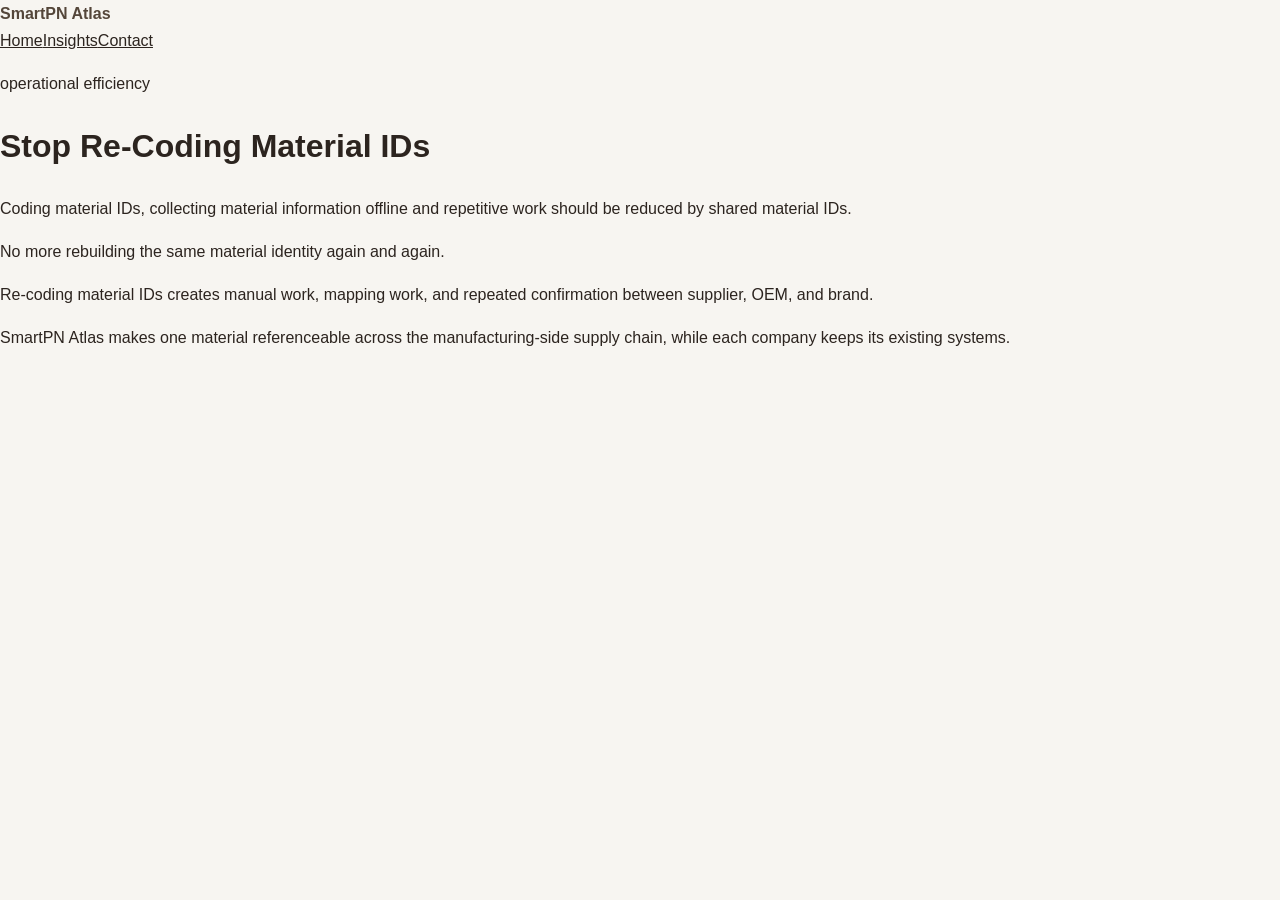
<file: insights/stop-recoding-material-ids/index.html>
<!doctype html>
<html lang="en">
  <head>
    <meta charset="utf-8" />
    <meta name="viewport" content="width=device-width, initial-scale=1" />
    <title>Stop Re-Coding Material IDs | SmartPN Atlas</title>
    <meta name="description" content="Coding material IDs, collecting material information offline and repetitive work should be reduced by shared material IDs." />
    <link rel="stylesheet" href="/assets/styles.css" />
  </head>
  <body>
    <header class="site-header"><nav class="nav"><a class="brand" href="/">SmartPN Atlas</a><div class="nav-links"><a href="/">Home</a><a href="/insights/">Insights</a><a href="/#contact">Contact</a></div></nav></header>
    <main class="article">
      <p class="eyebrow">operational efficiency</p>
      <h1>Stop Re-Coding Material IDs</h1>
      <p class="lead">Coding material IDs, collecting material information offline and repetitive work should be reduced by shared material IDs.</p>
      <div class="article-body">
        <p class="quote">No more rebuilding the same material identity again and again.</p>
        <p>Re-coding material IDs creates manual work, mapping work, and repeated confirmation between supplier, OEM, and brand.</p>
        <p>SmartPN Atlas makes one material referenceable across the manufacturing-side supply chain, while each company keeps its existing systems.</p>
      </div>
    </main>
  </body>
</html>
</file>
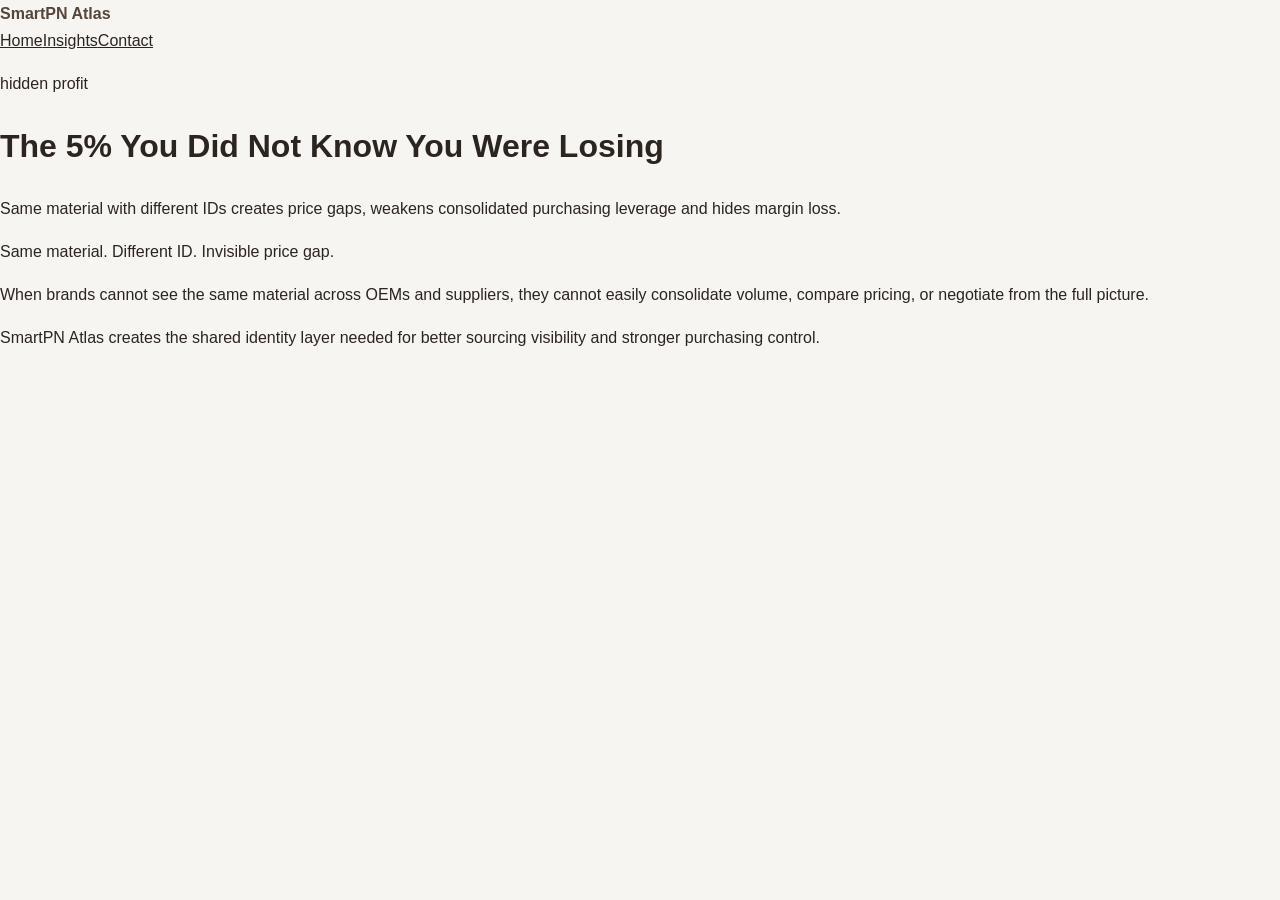
<file: insights/the-five-percent-you-did-not-know-you-were-losing/index.html>
<!doctype html>
<html lang="en">
  <head>
    <meta charset="utf-8" />
    <meta name="viewport" content="width=device-width, initial-scale=1" />
    <title>The 5% You Did Not Know You Were Losing | SmartPN Atlas</title>
    <meta name="description" content="Same material with different IDs creates price gaps, weakens consolidated purchasing leverage and hides margin loss." />
    <link rel="stylesheet" href="/assets/styles.css" />
  </head>
  <body>
    <header class="site-header"><nav class="nav"><a class="brand" href="/">SmartPN Atlas</a><div class="nav-links"><a href="/">Home</a><a href="/insights/">Insights</a><a href="/#contact">Contact</a></div></nav></header>
    <main class="article">
      <p class="eyebrow">hidden profit</p>
      <h1>The 5% You Did Not Know You Were Losing</h1>
      <p class="lead">Same material with different IDs creates price gaps, weakens consolidated purchasing leverage and hides margin loss.</p>
      <div class="article-body">
        <p class="quote">Same material. Different ID. Invisible price gap.</p>
        <p>When brands cannot see the same material across OEMs and suppliers, they cannot easily consolidate volume, compare pricing, or negotiate from the full picture.</p>
        <p>SmartPN Atlas creates the shared identity layer needed for better sourcing visibility and stronger purchasing control.</p>
      </div>
    </main>
  </body>
</html>
</file>
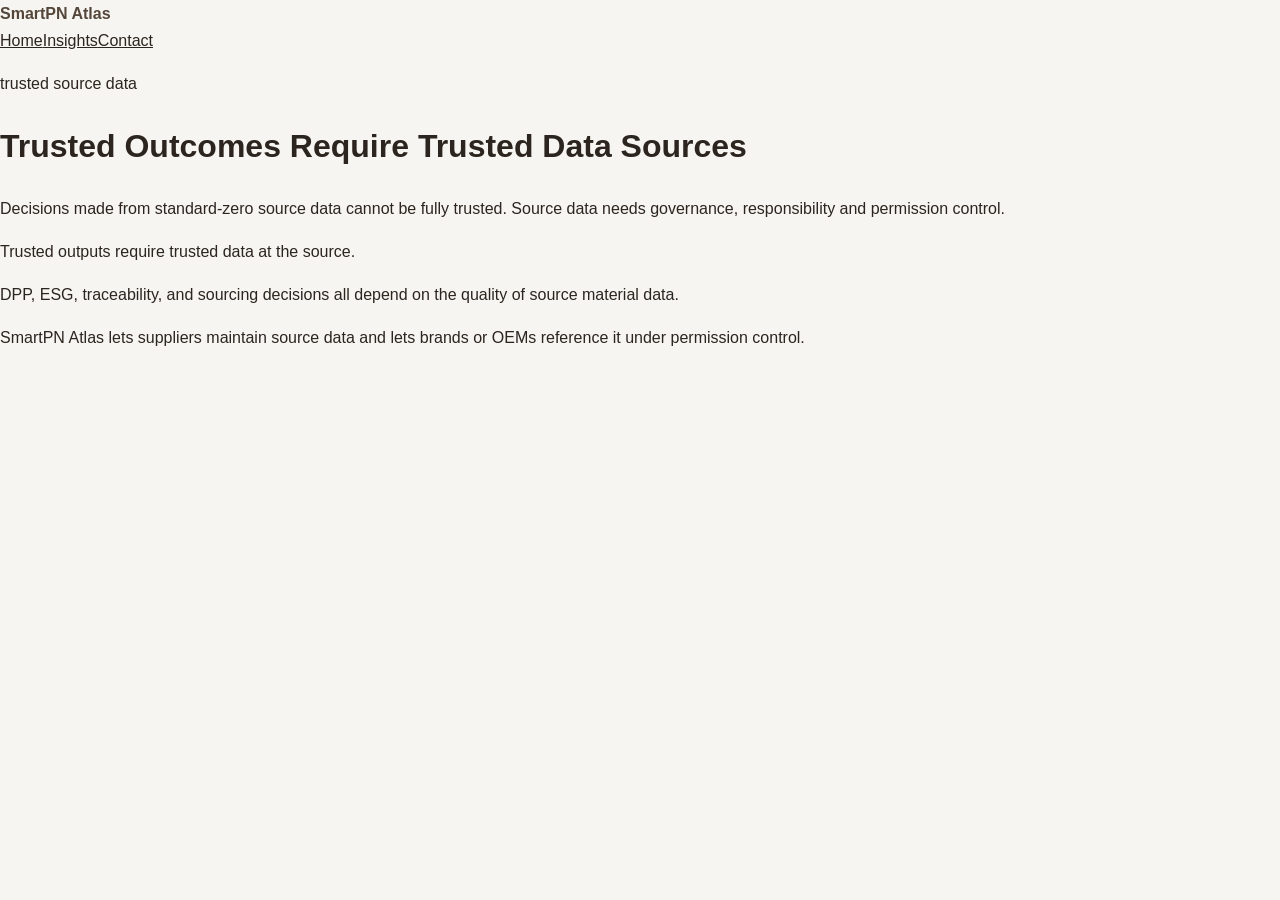
<file: insights/trusted-outcomes-require-trusted-data-sources/index.html>
<!doctype html>
<html lang="en">
  <head>
    <meta charset="utf-8" />
    <meta name="viewport" content="width=device-width, initial-scale=1" />
    <title>Trusted Outcomes Require Trusted Data Sources | SmartPN Atlas</title>
    <meta name="description" content="Decisions made from standard-zero source data cannot be fully trusted. Source data needs governance, responsibility and permission control." />
    <link rel="stylesheet" href="/assets/styles.css" />
  </head>
  <body>
    <header class="site-header"><nav class="nav"><a class="brand" href="/">SmartPN Atlas</a><div class="nav-links"><a href="/">Home</a><a href="/insights/">Insights</a><a href="/#contact">Contact</a></div></nav></header>
    <main class="article">
      <p class="eyebrow">trusted source data</p>
      <h1>Trusted Outcomes Require Trusted Data Sources</h1>
      <p class="lead">Decisions made from standard-zero source data cannot be fully trusted. Source data needs governance, responsibility and permission control.</p>
      <div class="article-body">
        <p class="quote">Trusted outputs require trusted data at the source.</p>
        <p>DPP, ESG, traceability, and sourcing decisions all depend on the quality of source material data.</p>
        <p>SmartPN Atlas lets suppliers maintain source data and lets brands or OEMs reference it under permission control.</p>
      </div>
    </main>
  </body>
</html>
</file>
<file: assets/styles.css>
:root {
  --bg: #f7f5f1;
  --paper: #fffdfa;
  --text: #2c241f;
  --muted: #6f6258;
  --line: #ddd2c8;
  --accent: #54463a;
  --accent-soft: #ebe3dc;
  --max: 1080px;
}

* { box-sizing: border-box; }
html { scroll-behavior: smooth; }
body { margin: 0; font-family: Arial, Helvetica, sans-serif; color: var(--text); background: var(--bg); line-height: 1.7; }
a { color: inherit; }
.container { width: min(var(--max), calc(100% - 48px)); margin: 0 auto; }
.topbar { position: sticky; top: 0; z-index: 20; background: rgba(247, 245, 241, 0.94); border-bottom: 1px solid var(--line); backdrop-filter: blur(12px); }
.topbar-inner { min-height: 72px; display: flex; align-items: center; justify-content: space-between; gap: 24px; }
.brand { display: inline-flex; align-items: center; gap: 10px; color: var(--accent); font-weight: 800; text-decoration: none; }
.dot { width: 11px; height: 11px; border-radius: 50%; background: var(--accent); }
.menu { display: flex; align-items: center; gap: 20px; color: var(--muted); font-size: 14px; }
.menu a { text-decoration: none; }
.hero { min-height: 72vh; display: grid; align-items: center; background: linear-gradient(120deg, #f7f5f1 0%, #eee7df 100%); border-bottom: 1px solid var(--line); }
.kicker, .chapter-label, .footer-kicker { color: var(--accent); font-size: 14px; font-weight: 800; letter-spacing: 0.08em; text-transform: uppercase; margin-bottom: 18px; }
.hero-title { max-width: 850px; margin: 0; font-size: clamp(56px, 9vw, 112px); line-height: 0.95; letter-spacing: 0; }
.chapter { padding: 92px 0; border-bottom: 1px solid var(--line); }
.book-section { max-width: 860px; margin: 0 0 76px; }
.book-section:last-child { margin-bottom: 0; }
.section-title { max-width: 900px; margin: 0 0 24px; font-size: clamp(36px, 5vw, 64px); line-height: 1.05; letter-spacing: 0; }
.section-sub { max-width: 720px; color: var(--muted); font-size: 22px; margin: 0 0 36px; }
.section-body { max-width: 760px; color: var(--muted); font-size: 20px; }
.pre { white-space: pre-line; }
.list { display: grid; grid-template-columns: repeat(2, minmax(0, 1fr)); gap: 16px; margin-top: 34px; }
.list-item, .faq-item { padding: 24px; border: 1px solid var(--line); border-radius: 8px; background: var(--paper); }
.list-title, .faq-q { margin: 0 0 8px; color: var(--text); font-size: 20px; font-weight: 800; line-height: 1.2; }
.list-body, .faq-a { margin: 0; color: var(--muted); }
.divider { height: 1px; background: var(--line); margin: 72px 0; }
.table { display: grid; border: 1px solid var(--line); border-radius: 8px; overflow: hidden; background: var(--paper); }
.row { display: grid; grid-template-columns: 1fr 1.2fr 1.2fr; }
.row + .row { border-top: 1px solid var(--line); }
.cell { padding: 18px; border-right: 1px solid var(--line); color: var(--muted); }
.cell:last-child { border-right: 0; }
.cell.head { color: var(--accent); font-weight: 800; background: var(--accent-soft); }
.faq { display: grid; grid-template-columns: repeat(2, minmax(0, 1fr)); gap: 16px; }
.footer { padding: 72px 0; background: var(--accent); color: #fffdfa; }
.footer-stack { display: grid; gap: 42px; }
.footer-kicker { color: #efe7df; }
.footer-text { max-width: 780px; color: #fffdfa; font-size: 18px; }
@media (max-width: 820px) {
  .container { width: min(100% - 36px, var(--max)); }
  .topbar-inner { align-items: flex-start; flex-direction: column; padding: 18px 0; }
  .menu { flex-wrap: wrap; }
  .hero { min-height: 62vh; }
  .chapter { padding: 64px 0; }
  .list, .faq, .row { grid-template-columns: 1fr; }
  .cell { border-right: 0; border-bottom: 1px solid var(--line); }
  .cell:last-child { border-bottom: 0; }
}
</file>
